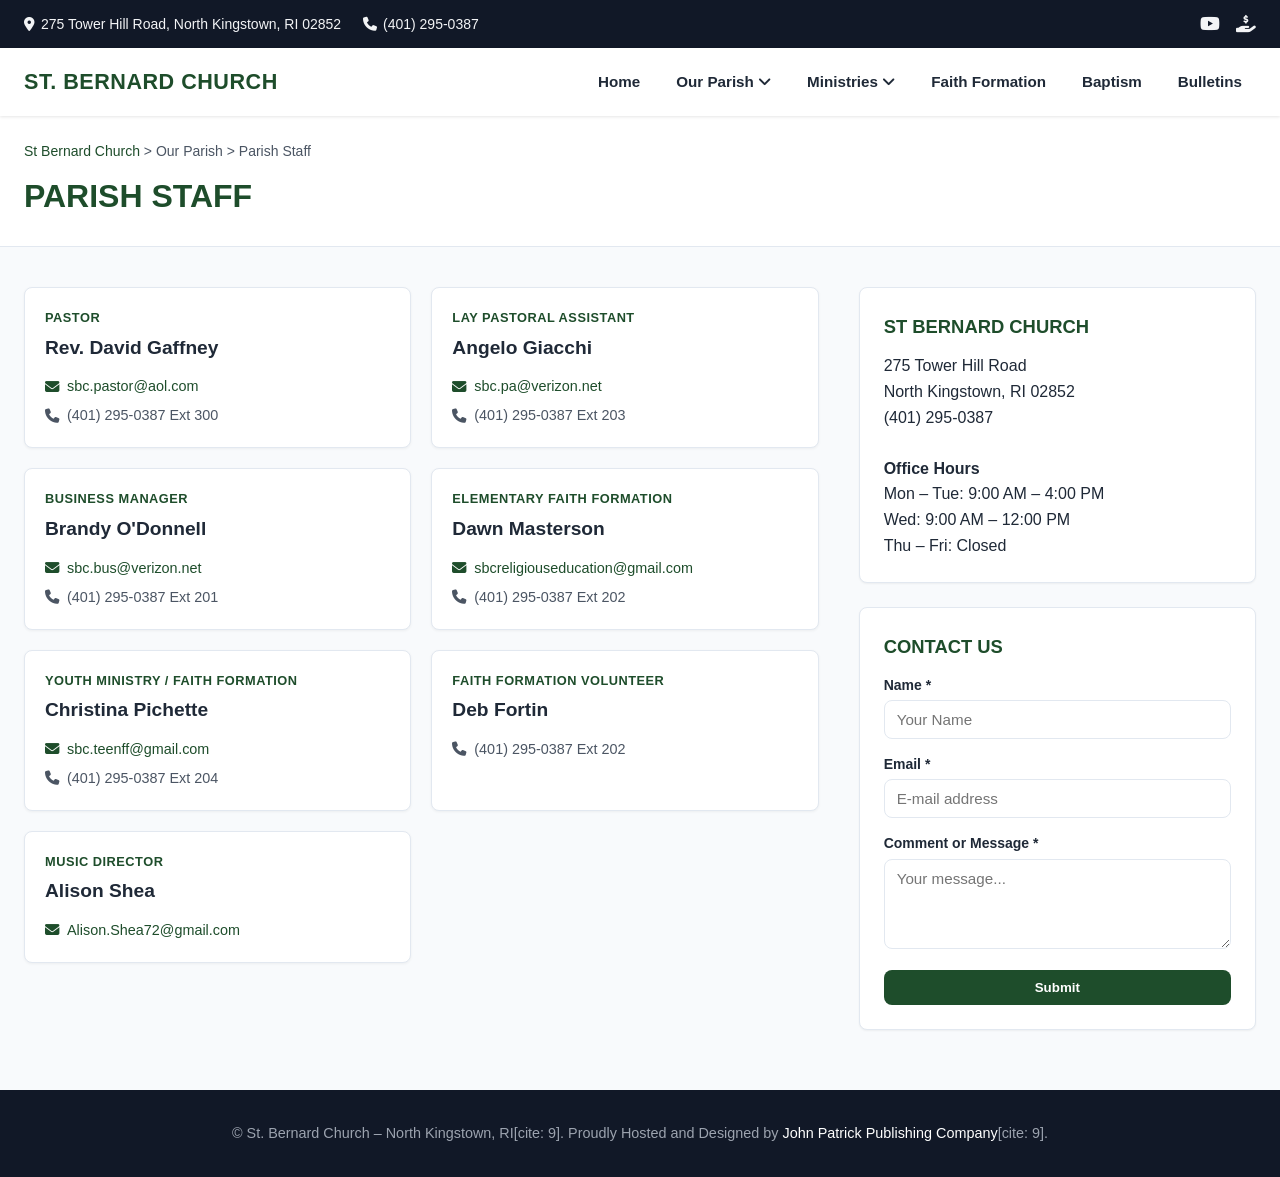
<file: parish-staff.html>
<!DOCTYPE html>
<html lang="en">
<head>
  <meta charset="UTF-8">
  <meta name="viewport" content="width=device-width, initial-scale=1.0">
  <title>Parish Staff – St Bernard Church</title>
  <link rel="stylesheet" href="https://cdnjs.cloudflare.com/ajax/libs/font-awesome/6.4.0/css/all.min.css">
  <style>
    :root {
      --primary-color: #1e4d2b;
      --primary-hover: #14351d;
      --accent-color: #800000;
      --text-dark: #1f2937;
      --text-muted: #4b5563;
      --bg-light: #f8fafc;
      --card-bg: #ffffff;
      --border-color: #e2e8f0;
      --radius: 8px;
    }

    * {
      box-sizing: border-box;
      margin: 0;
      padding: 0;
      font-family: -apple-system, BlinkMacSystemFont, "Segoe UI", Roboto, Helvetica, Arial, sans-serif;
    }

    body {
      background-color: var(--bg-light);
      color: var(--text-dark);
      line-height: 1.6;
    }

    a {
      color: var(--primary-color);
      text-decoration: none;
      transition: color 0.2s ease;
    }

    a:hover {
      color: var(--accent-color);
    }

    /* Top Bar */
    .topbar {
      background-color: #111827;
      color: #f3f4f6;
      padding: 10px 24px;
      font-size: 0.875rem;
      display: flex;
      justify-content: space-between;
      align-items: center;
      flex-wrap: wrap;
      gap: 12px;
    }

    .topbar-info span {
      margin-right: 18px;
      display: inline-flex;
      align-items: center;
      gap: 6px;
    }

    .topbar-links a {
      color: #f3f4f6;
      margin-left: 12px;
      font-size: 1.1rem;
    }

    /* Navigation Bar */
    header {
      background: #ffffff;
      box-shadow: 0 1px 3px rgba(0,0,0,0.1);
      position: sticky;
      top: 0;
      z-index: 1000;
    }

    .nav-container {
      max-width: 1280px;
      margin: 0 auto;
      display: flex;
      justify-content: space-between;
      align-items: center;
      padding: 12px 24px;
    }

    .site-title {
      font-size: 1.35rem;
      font-weight: 700;
      color: var(--primary-color);
      text-transform: uppercase;
      letter-spacing: 0.5px;
    }

    .nav-links {
      display: flex;
      list-style: none;
      gap: 8px;
    }

    .nav-item {
      position: relative;
    }

    .nav-item > a {
      padding: 10px 14px;
      font-weight: 600;
      font-size: 0.95rem;
      color: var(--text-dark);
      border-radius: var(--radius);
      display: inline-block;
    }

    .nav-item:hover > a {
      background-color: var(--bg-light);
      color: var(--primary-color);
    }

    /* Submenu */
    .dropdown {
      display: none;
      position: absolute;
      top: 100%;
      left: 0;
      background: #ffffff;
      min-width: 220px;
      box-shadow: 0 10px 15px -3px rgba(0,0,0,0.1);
      border: 1px solid var(--border-color);
      border-radius: var(--radius);
      padding: 8px 0;
      list-style: none;
    }

    .dropdown a {
      display: block;
      padding: 8px 16px;
      font-weight: 400;
      font-size: 0.9rem;
      color: var(--text-dark);
    }

    .dropdown a:hover {
      background-color: var(--bg-light);
      color: var(--primary-color);
    }

    .nav-item:hover .dropdown {
      display: block;
    }

    /* Breadcrumbs Header */
    .page-header {
      background-color: #ffffff;
      border-bottom: 1px solid var(--border-color);
      padding: 24px 0;
    }

    .page-header-container {
      max-width: 1280px;
      margin: 0 auto;
      padding: 0 24px;
    }

    .breadcrumbs {
      font-size: 0.875rem;
      color: var(--text-muted);
      margin-bottom: 8px;
    }

    .page-title {
      font-size: 2rem;
      color: var(--primary-color);
      font-weight: 800;
      text-transform: uppercase;
    }

    /* Main Container */
    .content-grid {
      max-width: 1280px;
      margin: 40px auto;
      padding: 0 24px;
      display: grid;
      grid-template-columns: 2fr 1fr;
      gap: 40px;
    }

    /* Staff Cards Grid */
    .staff-grid {
      display: grid;
      grid-template-columns: repeat(auto-fill, minmax(280px, 1fr));
      gap: 20px;
    }

    .staff-card {
      background: var(--card-bg);
      border: 1px solid var(--border-color);
      border-radius: var(--radius);
      padding: 20px;
      box-shadow: 0 1px 3px rgba(0,0,0,0.05);
      transition: transform 0.2s ease, box-shadow 0.2s ease;
    }

    .staff-card:hover {
      transform: translateY(-2px);
      box-shadow: 0 4px 6px -1px rgba(0,0,0,0.1);
    }

    .staff-role {
      font-size: 0.8rem;
      font-weight: 700;
      text-transform: uppercase;
      color: var(--primary-color);
      letter-spacing: 0.5px;
      margin-bottom: 4px;
    }

    .staff-name {
      font-size: 1.2rem;
      font-weight: 700;
      color: var(--text-dark);
      margin-bottom: 12px;
    }

    .staff-contact {
      font-size: 0.9rem;
      color: var(--text-muted);
      display: flex;
      flex-direction: column;
      gap: 6px;
    }

    .staff-contact a {
      display: inline-flex;
      align-items: center;
      gap: 8px;
      word-break: break-all;
    }

    .staff-contact span {
      display: inline-flex;
      align-items: center;
      gap: 8px;
    }

    /* Sidebar Column */
    .sidebar {
      display: flex;
      flex-direction: column;
      gap: 24px;
    }

    .card {
      background: var(--card-bg);
      border: 1px solid var(--border-color);
      border-radius: var(--radius);
      padding: 24px;
      box-shadow: 0 1px 2px rgba(0,0,0,0.05);
    }

    .widget-title {
      font-size: 1.15rem;
      color: var(--primary-color);
      font-weight: 700;
      margin-bottom: 12px;
      text-transform: uppercase;
    }

    /* Form Fields */
    .form-group {
      margin-bottom: 14px;
    }

    .form-group label {
      display: block;
      font-size: 0.875rem;
      font-weight: 600;
      margin-bottom: 4px;
    }

    .form-group input,
    .form-group textarea {
      width: 100%;
      padding: 10px 12px;
      border: 1px solid var(--border-color);
      border-radius: var(--radius);
      font-size: 0.95rem;
    }

    .btn-submit {
      background-color: var(--primary-color);
      color: #ffffff;
      border: none;
      padding: 10px 18px;
      border-radius: var(--radius);
      cursor: pointer;
      font-weight: bold;
      width: 100%;
    }

    .btn-submit:hover {
      background-color: var(--primary-hover);
    }

    /* Footer */
    footer {
      background-color: #111827;
      color: #9ca3af;
      padding: 32px 24px;
      margin-top: 60px;
      text-align: center;
      font-size: 0.9rem;
    }

    footer a {
      color: #ffffff;
    }

    @media (max-width: 992px) {
      .content-grid {
        grid-template-columns: 1fr;
      }
      .nav-links {
        display: none;
      }
    }
  </style>
</head>
<body>

  <!-- Top Info Bar -->
  <div class="topbar">
    <div class="topbar-info">
      <span><i class="fas fa-map-marker-alt"></i> 275 Tower Hill Road, North Kingstown, RI 02852</span>
      <span><i class="fas fa-phone"></i> (401) 295-0387</span>
    </div>
    <div class="topbar-links">
      <a href="https://www.youtube.com/@saintbernard-northkingstow7690" target="_blank" title="YouTube"><i class="fab fa-youtube"></i></a>
      <a href="https://giving.parishsoft.com/App/Giving/stbernardnk" target="_blank" title="Online Giving"><i class="fas fa-hand-holding-dollar"></i></a>
    </div>
  </div>

  <!-- Header & Navigation -->
  <header>
    <div class="nav-container">
      <a href="../index.html" class="site-title">St. Bernard Church</a>
      <nav>
        <ul class="nav-links">
          <li class="nav-item"><a href="../index.html">Home</a></li>
          <li class="nav-item">
            <a href="#">Our Parish <i class="fas fa-angle-down"></i></a>
            <ul class="dropdown">
              <li><a href="index.html">Parish Staff</a></li>
              <li><a href="../history/index.html">History</a></li>
              <li><a href="../mission-150/index.html">Mission 150</a></li>
              <li><a href="../our-patron-saint/index.html">Our Patron Saint</a></li>
              <li><a href="../photos/index.html">Photos</a></li>
              <li><a href="../forms/index.html">Forms</a></li>
            </ul>
          </li>
          <li class="nav-item">
            <a href="#">Ministries <i class="fas fa-angle-down"></i></a>
            <ul class="dropdown">
              <li><a href="../community-outreach/index.html">Community Outreach</a></li>
              <li><a href="../knight-of-columbus/index.html">Knights of Columbus</a></li>
              <li><a href="../liturgy/index.html">Liturgy</a></li>
              <li><a href="../scholarships/index.html">Scholarships</a></li>
            </ul>
          </li>
          <li class="nav-item"><a href="../faith-formation/index.html">Faith Formation</a></li>
          <li class="nav-item"><a href="../baptism/index.html">Baptism</a></li>
          <li class="nav-item"><a href="https://www.jppc.net/onlinebulletins/9020template.pdf" target="_blank">Bulletins</a></li>
        </ul>
      </nav>
    </div>
  </header>

  <!-- Page Header -->
  <section class="page-header">
    <div class="page-header-container">
      <div class="breadcrumbs">
        <a href="../index.html">St Bernard Church</a> &gt; <span>Our Parish</span> &gt; <span>Parish Staff</span>
      </div>
      <h1 class="page-title">Parish Staff</h1>
    </div>
  </section>

  <!-- Main Content Grid -->
  <div class="content-grid">
    
    <!-- Left Column: Staff Cards -->
    <main class="main-body">
      <div class="staff-grid">
        
        <div class="staff-card">
          <div class="staff-role">Pastor</div>
          <div class="staff-name">Rev. David Gaffney</div>
          <div class="staff-contact">
            <a href="mailto:sbc.pastor@aol.com"><i class="fas fa-envelope"></i> sbc.pastor@aol.com</a>
            <span><i class="fas fa-phone"></i> (401) 295-0387 Ext 300</span>
          </div>
        </div>

        <div class="staff-card">
          <div class="staff-role">Lay Pastoral Assistant</div>
          <div class="staff-name">Angelo Giacchi</div>
          <div class="staff-contact">
            <a href="mailto:sbc.pa@verizon.net"><i class="fas fa-envelope"></i> sbc.pa@verizon.net</a>
            <span><i class="fas fa-phone"></i> (401) 295-0387 Ext 203</span>
          </div>
        </div>

        <div class="staff-card">
          <div class="staff-role">Business Manager</div>
          <div class="staff-name">Brandy O'Donnell</div>
          <div class="staff-contact">
            <a href="mailto:sbc.bus@verizon.net"><i class="fas fa-envelope"></i> sbc.bus@verizon.net</a>
            <span><i class="fas fa-phone"></i> (401) 295-0387 Ext 201</span>
          </div>
        </div>

        <div class="staff-card">
          <div class="staff-role">Elementary Faith Formation</div>
          <div class="staff-name">Dawn Masterson</div>
          <div class="staff-contact">
            <a href="mailto:sbcreligiouseducation@gmail.com"><i class="fas fa-envelope"></i> sbcreligiouseducation@gmail.com</a>
            <span><i class="fas fa-phone"></i> (401) 295-0387 Ext 202</span>
          </div>
        </div>

        <div class="staff-card">
          <div class="staff-role">Youth Ministry / Faith Formation</div>
          <div class="staff-name">Christina Pichette</div>
          <div class="staff-contact">
            <a href="mailto:sbc.teenff@gmail.com"><i class="fas fa-envelope"></i> sbc.teenff@gmail.com</a>
            <span><i class="fas fa-phone"></i> (401) 295-0387 Ext 204</span>
          </div>
        </div>

        <div class="staff-card">
          <div class="staff-role">Faith Formation Volunteer</div>
          <div class="staff-name">Deb Fortin</div>
          <div class="staff-contact">
            <span><i class="fas fa-phone"></i> (401) 295-0387 Ext 202</span>
          </div>
        </div>

        <div class="staff-card">
          <div class="staff-role">Music Director</div>
          <div class="staff-name">Alison Shea</div>
          <div class="staff-contact">
            <a href="mailto:Alison.Shea72@gmail.com"><i class="fas fa-envelope"></i> Alison.Shea72@gmail.com</a>
          </div>
        </div>

      </div>
    </main>

    <!-- Right Column: Sidebar -->
    <aside class="sidebar">
      
      <div class="card">
        <h4 class="widget-title">St Bernard Church</h4>
        <p>275 Tower Hill Road<br>North Kingstown, RI 02852<br>(401) 295-0387</p>
        <br>
        <p><strong>Office Hours</strong><br>
        Mon – Tue: 9:00 AM – 4:00 PM<br>
        Wed: 9:00 AM – 12:00 PM<br>
        Thu – Fri: Closed</p>
      </div>

      <div class="card">
        <h4 class="widget-title">Contact Us</h4>
        <form action="#" method="post">
          <div class="form-group">
            <label for="name">Name *</label>
            <input type="text" id="name" name="name" placeholder="Your Name" required>
          </div>
          <div class="form-group">
            <label for="email">Email *</label>
            <input type="email" id="email" name="email" placeholder="E-mail address" required>
          </div>
          <div class="form-group">
            <label for="message">Comment or Message *</label>
            <textarea id="message" name="message" rows="4" placeholder="Your message..." required></textarea>
          </div>
          <button type="submit" class="btn-submit">Submit</button>
        </form>
      </div>

    </aside>

  </div>

  <!-- Footer -->
  <footer>
    <p>&copy; St. Bernard Church – North Kingstown, RI[cite: 9]. Proudly Hosted and Designed by <a href="https://www.jppc.net/" target="_blank">John Patrick Publishing Company</a>[cite: 9].</p>
  </footer>

</body>
</html>
</file>
